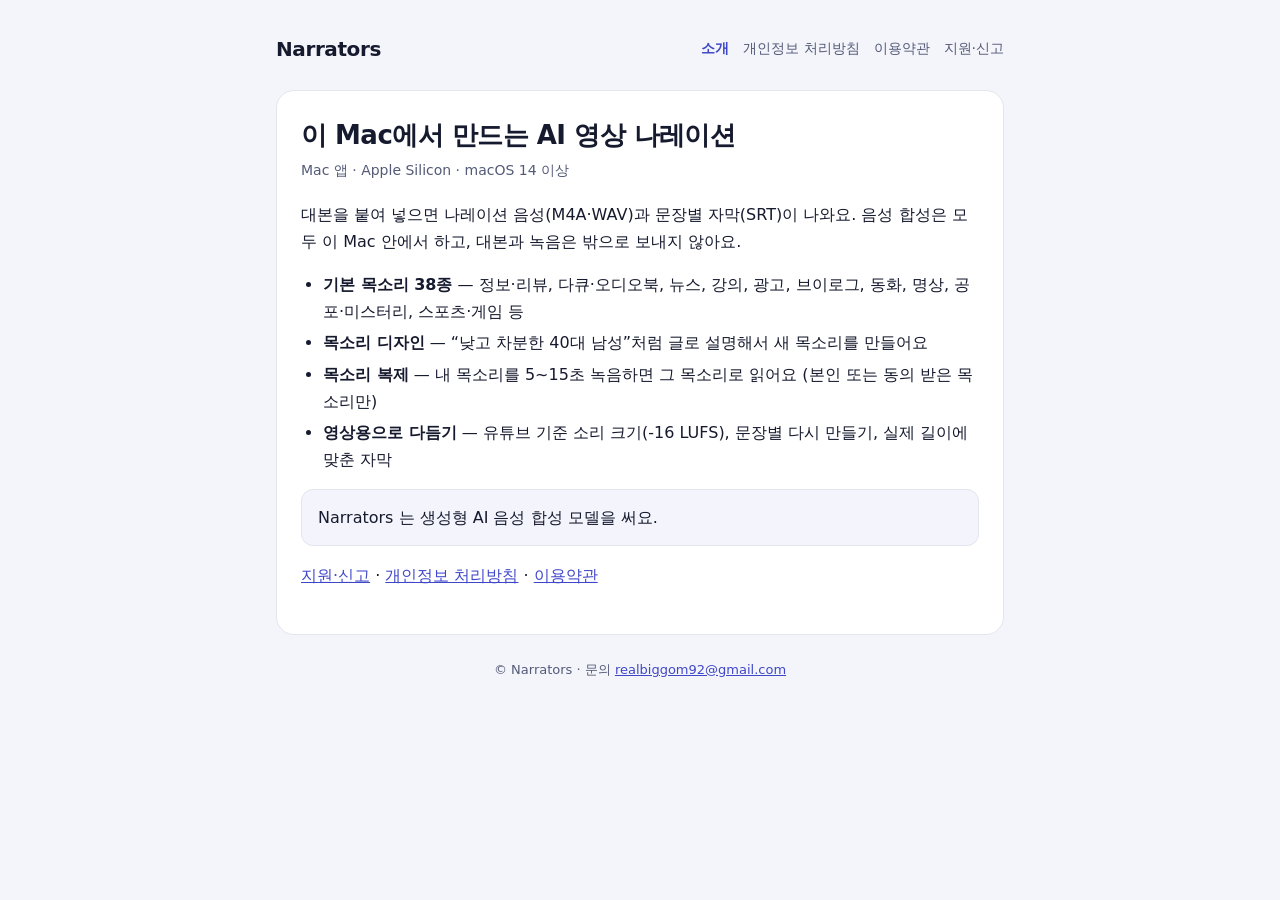
<file: index.html>
<!doctype html>
<html lang="ko">
<head>
<meta charset="utf-8">
<meta name="viewport" content="width=device-width, initial-scale=1">
<title>Narrators — 이 Mac에서 만드는 AI 영상 나레이션</title>
<meta name="description" content="대본을 넣으면 이 Mac 안에서 AI 나레이션 음성(M4A·WAV)과 자막(SRT)을 만들어요.">
<link rel="stylesheet" href="style.css">
</head>
<body><div class="wrap">
<header><a class="brand" href="index.html">Narrators</a>
  <nav><a href="index.html" aria-current="page">소개</a><a href="privacy.html">개인정보 처리방침</a><a href="terms.html">이용약관</a><a href="support.html">지원·신고</a></nav></header>
<main>
<h1>이 Mac에서 만드는 AI 영상 나레이션</h1>
<p class="meta">Mac 앱 · Apple Silicon · macOS 14 이상</p>
<p>대본을 붙여 넣으면 나레이션 음성(M4A·WAV)과 문장별 자막(SRT)이 나와요. 음성 합성은 모두 이 Mac 안에서 하고,
대본과 녹음은 밖으로 보내지 않아요.</p>
<ul>
  <li><b>기본 목소리 38종</b> — 정보·리뷰, 다큐·오디오북, 뉴스, 강의, 광고, 브이로그, 동화, 명상, 공포·미스터리, 스포츠·게임 등</li>
  <li><b>목소리 디자인</b> — “낮고 차분한 40대 남성”처럼 글로 설명해서 새 목소리를 만들어요</li>
  <li><b>목소리 복제</b> — 내 목소리를 5~15초 녹음하면 그 목소리로 읽어요 (본인 또는 동의 받은 목소리만)</li>
  <li><b>영상용으로 다듬기</b> — 유튜브 기준 소리 크기(-16 LUFS), 문장별 다시 만들기, 실제 길이에 맞춘 자막</li>
</ul>
<div class="box">Narrators 는 생성형 AI 음성 합성 모델을 써요.</div>
<p><a href="support.html">지원·신고</a> · <a href="privacy.html">개인정보 처리방침</a> · <a href="terms.html">이용약관</a></p>
</main>
<footer>© Narrators · 문의 <a href="mailto:realbiggom92@gmail.com">realbiggom92@gmail.com</a></footer>
</div></body>
</html>
</file>
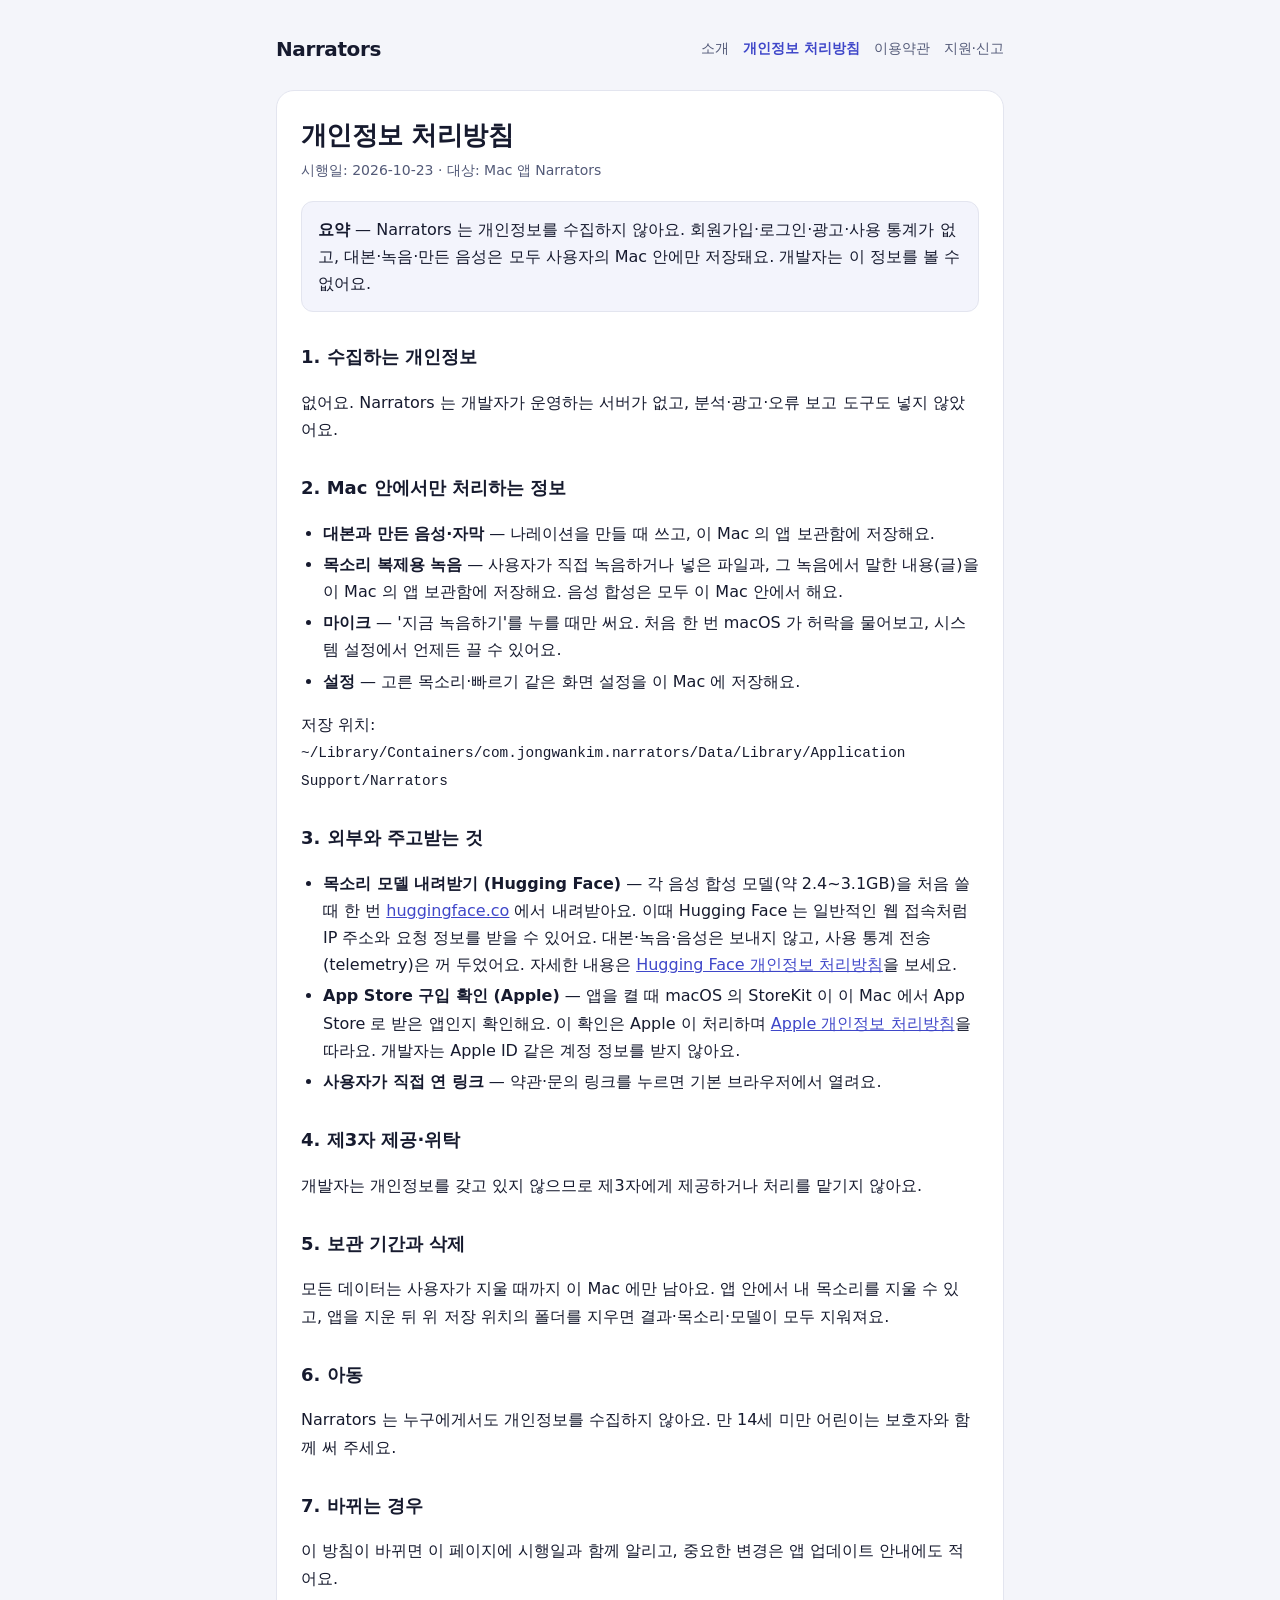
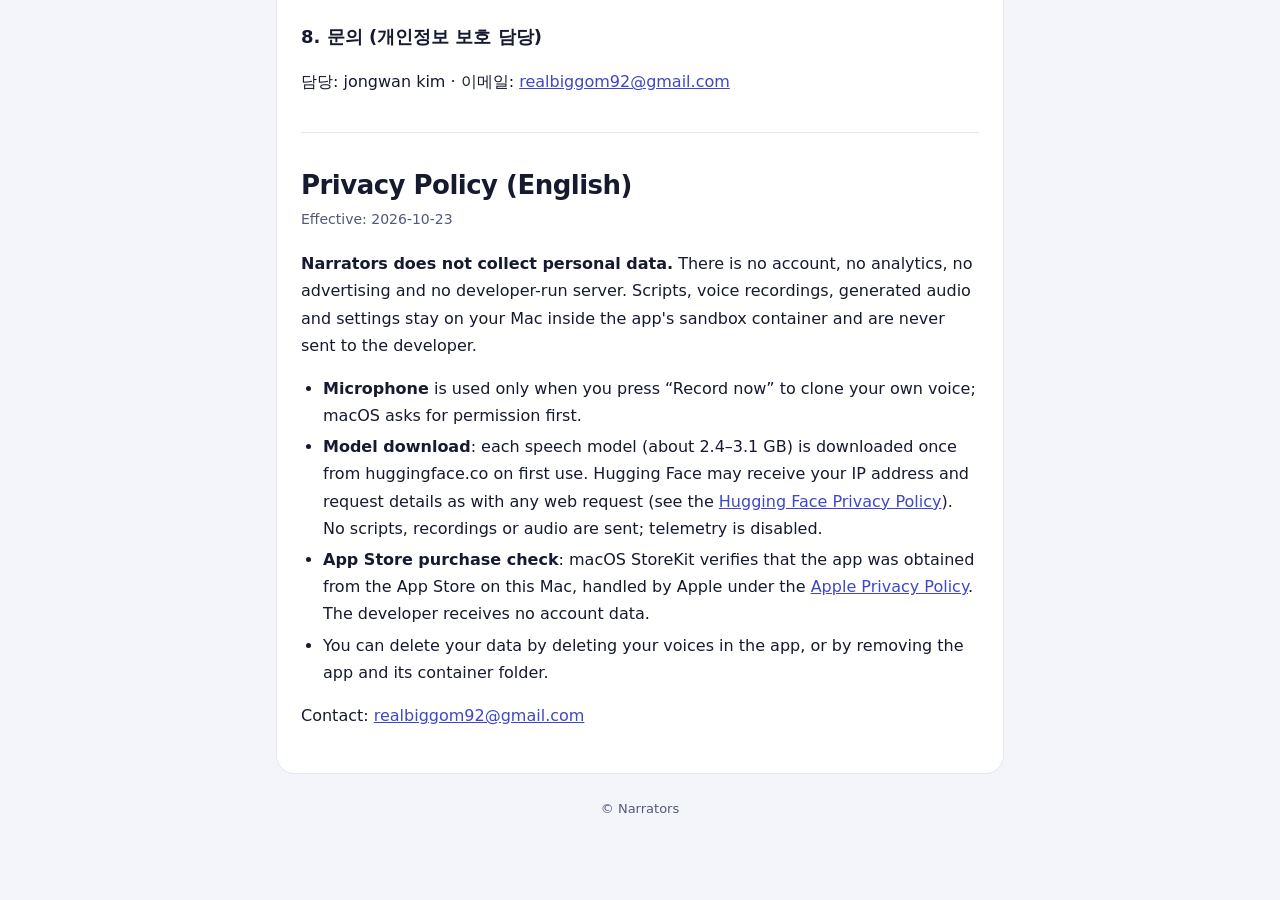
<file: privacy.html>
<!doctype html>
<html lang="ko">
<head>
<meta charset="utf-8">
<meta name="viewport" content="width=device-width, initial-scale=1">
<title>개인정보 처리방침 · Narrators</title>
<link rel="stylesheet" href="style.css">
</head>
<body><div class="wrap">
<header><a class="brand" href="index.html">Narrators</a>
  <nav><a href="index.html">소개</a><a href="privacy.html" aria-current="page">개인정보 처리방침</a><a href="terms.html">이용약관</a><a href="support.html">지원·신고</a></nav></header>
<main>
<h1>개인정보 처리방침</h1>
<p class="meta">시행일: 2026-10-23 · 대상: Mac 앱 Narrators</p>

<div class="box"><b>요약</b> — Narrators 는 개인정보를 수집하지 않아요. 회원가입·로그인·광고·사용 통계가 없고,
대본·녹음·만든 음성은 모두 사용자의 Mac 안에만 저장돼요. 개발자는 이 정보를 볼 수 없어요.</div>

<h2>1. 수집하는 개인정보</h2>
<p>없어요. Narrators 는 개발자가 운영하는 서버가 없고, 분석·광고·오류 보고 도구도 넣지 않았어요.</p>

<h2>2. Mac 안에서만 처리하는 정보</h2>
<ul>
  <li><b>대본과 만든 음성·자막</b> — 나레이션을 만들 때 쓰고, 이 Mac 의 앱 보관함에 저장해요.</li>
  <li><b>목소리 복제용 녹음</b> — 사용자가 직접 녹음하거나 넣은 파일과, 그 녹음에서 말한 내용(글)을 이 Mac 의 앱 보관함에 저장해요.
    음성 합성은 모두 이 Mac 안에서 해요.</li>
  <li><b>마이크</b> — '지금 녹음하기'를 누를 때만 써요. 처음 한 번 macOS 가 허락을 물어보고, 시스템 설정에서 언제든 끌 수 있어요.</li>
  <li><b>설정</b> — 고른 목소리·빠르기 같은 화면 설정을 이 Mac 에 저장해요.</li>
</ul>
<p>저장 위치: <code>~/Library/Containers/com.jongwankim.narrators/Data/Library/Application Support/Narrators</code></p>

<h2>3. 외부와 주고받는 것</h2>
<ul>
  <li><b>목소리 모델 내려받기 (Hugging Face)</b> — 각 음성 합성 모델(약 2.4~3.1GB)을 처음 쓸 때 한 번
    <a href="https://huggingface.co">huggingface.co</a> 에서 내려받아요. 이때 Hugging Face 는 일반적인 웹 접속처럼
    IP 주소와 요청 정보를 받을 수 있어요. 대본·녹음·음성은 보내지 않고, 사용 통계 전송(telemetry)은 꺼 두었어요.
    자세한 내용은 <a href="https://huggingface.co/privacy">Hugging Face 개인정보 처리방침</a>을 보세요.</li>
  <li><b>App Store 구입 확인 (Apple)</b> — 앱을 켤 때 macOS 의 StoreKit 이 이 Mac 에서 App Store 로 받은 앱인지 확인해요.
    이 확인은 Apple 이 처리하며 <a href="https://www.apple.com/legal/privacy/">Apple 개인정보 처리방침</a>을 따라요.
    개발자는 Apple ID 같은 계정 정보를 받지 않아요.</li>
  <li><b>사용자가 직접 연 링크</b> — 약관·문의 링크를 누르면 기본 브라우저에서 열려요.</li>
</ul>

<h2>4. 제3자 제공·위탁</h2>
<p>개발자는 개인정보를 갖고 있지 않으므로 제3자에게 제공하거나 처리를 맡기지 않아요.</p>

<h2>5. 보관 기간과 삭제</h2>
<p>모든 데이터는 사용자가 지울 때까지 이 Mac 에만 남아요. 앱 안에서 내 목소리를 지울 수 있고, 앱을 지운 뒤 위 저장 위치의 폴더를
지우면 결과·목소리·모델이 모두 지워져요.</p>

<h2>6. 아동</h2>
<p>Narrators 는 누구에게서도 개인정보를 수집하지 않아요. 만 14세 미만 어린이는 보호자와 함께 써 주세요.</p>

<h2>7. 바뀌는 경우</h2>
<p>이 방침이 바뀌면 이 페이지에 시행일과 함께 알리고, 중요한 변경은 앱 업데이트 안내에도 적어요.</p>

<h2>8. 문의 (개인정보 보호 담당)</h2>
<p>담당: jongwan kim · 이메일: <a href="mailto:realbiggom92@gmail.com">realbiggom92@gmail.com</a></p>

<hr>
<h1 lang="en">Privacy Policy (English)</h1>
<div lang="en">
<p class="meta">Effective: 2026-10-23</p>
<p><b>Narrators does not collect personal data.</b> There is no account, no analytics, no advertising and no developer-run server.
Scripts, voice recordings, generated audio and settings stay on your Mac inside the app's sandbox container
and are never sent to the developer.</p>
<ul>
  <li><b>Microphone</b> is used only when you press “Record now” to clone your own voice; macOS asks for permission first.</li>
  <li><b>Model download</b>: each speech model (about 2.4–3.1 GB) is downloaded once from huggingface.co on first use.
    Hugging Face may receive your IP address and request details as with any web request (see the
    <a href="https://huggingface.co/privacy">Hugging Face Privacy Policy</a>). No scripts, recordings or audio are sent; telemetry is disabled.</li>
  <li><b>App Store purchase check</b>: macOS StoreKit verifies that the app was obtained from the App Store on this Mac, handled by Apple
    under the <a href="https://www.apple.com/legal/privacy/">Apple Privacy Policy</a>. The developer receives no account data.</li>
  <li>You can delete your data by deleting your voices in the app, or by removing the app and its container folder.</li>
</ul>
<p>Contact: <a href="mailto:realbiggom92@gmail.com">realbiggom92@gmail.com</a></p>
</div>
</main>
<footer>© Narrators</footer>
</div></body>
</html>
</file>
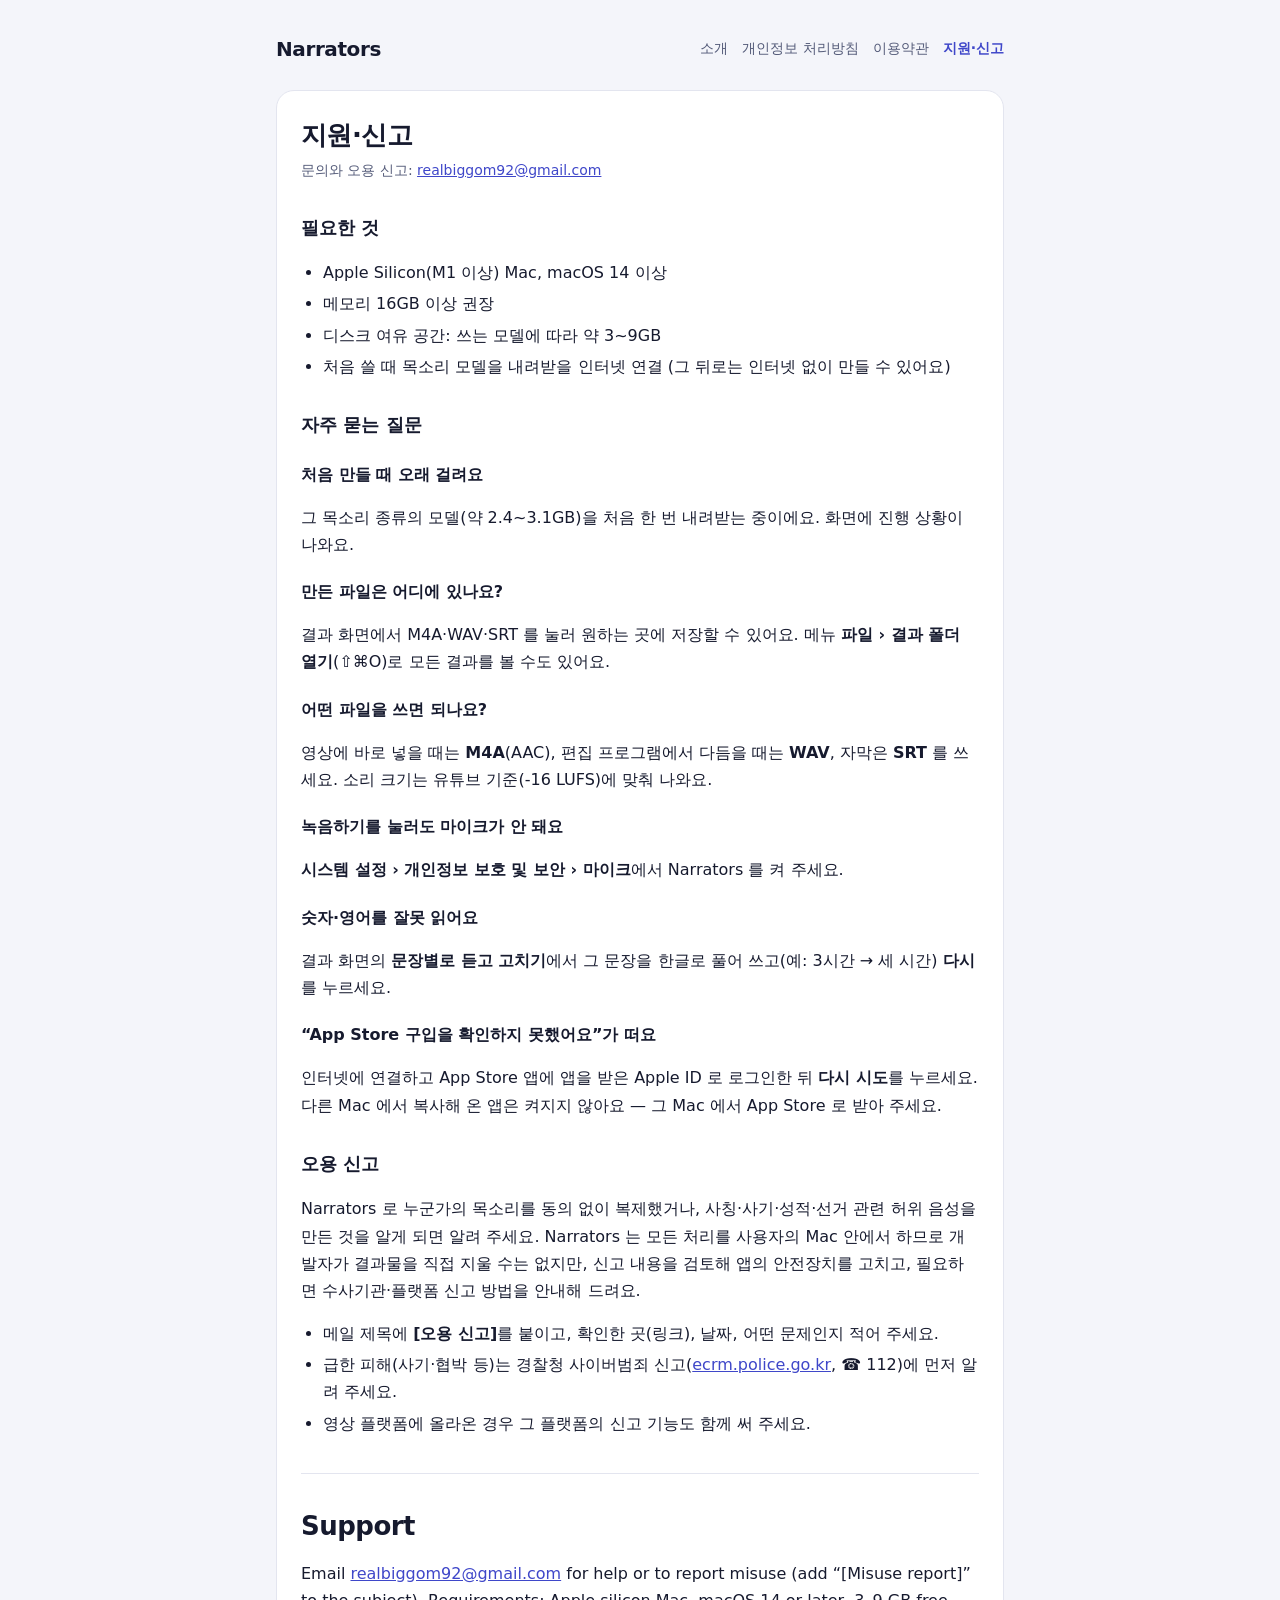
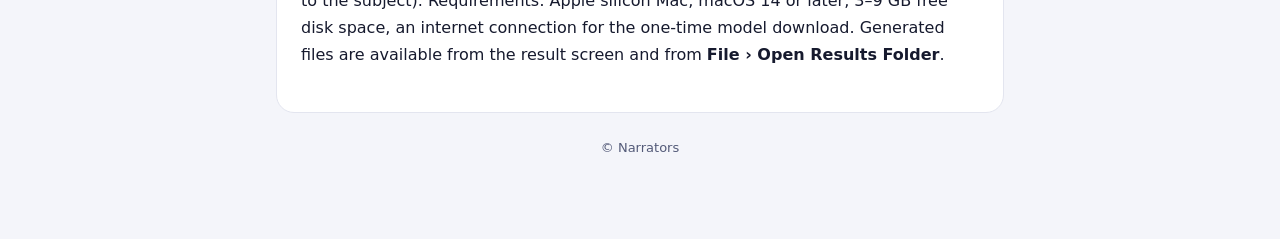
<file: support.html>
<!doctype html>
<html lang="ko">
<head>
<meta charset="utf-8">
<meta name="viewport" content="width=device-width, initial-scale=1">
<title>지원·신고 · Narrators</title>
<link rel="stylesheet" href="style.css">
</head>
<body><div class="wrap">
<header><a class="brand" href="index.html">Narrators</a>
  <nav><a href="index.html">소개</a><a href="privacy.html">개인정보 처리방침</a><a href="terms.html">이용약관</a><a href="support.html" aria-current="page">지원·신고</a></nav></header>
<main>
<h1>지원·신고</h1>
<p class="meta">문의와 오용 신고: <a href="mailto:realbiggom92@gmail.com">realbiggom92@gmail.com</a></p>

<h2>필요한 것</h2>
<ul>
  <li>Apple Silicon(M1 이상) Mac, macOS 14 이상</li>
  <li>메모리 16GB 이상 권장</li>
  <li>디스크 여유 공간: 쓰는 모델에 따라 약 3~9GB</li>
  <li>처음 쓸 때 목소리 모델을 내려받을 인터넷 연결 (그 뒤로는 인터넷 없이 만들 수 있어요)</li>
</ul>

<h2>자주 묻는 질문</h2>
<h3>처음 만들 때 오래 걸려요</h3>
<p>그 목소리 종류의 모델(약 2.4~3.1GB)을 처음 한 번 내려받는 중이에요. 화면에 진행 상황이 나와요.</p>
<h3>만든 파일은 어디에 있나요?</h3>
<p>결과 화면에서 M4A·WAV·SRT 를 눌러 원하는 곳에 저장할 수 있어요. 메뉴 <b>파일 › 결과 폴더 열기</b>(⇧⌘O)로 모든 결과를 볼 수도 있어요.</p>
<h3>어떤 파일을 쓰면 되나요?</h3>
<p>영상에 바로 넣을 때는 <b>M4A</b>(AAC), 편집 프로그램에서 다듬을 때는 <b>WAV</b>, 자막은 <b>SRT</b> 를 쓰세요.
소리 크기는 유튜브 기준(-16 LUFS)에 맞춰 나와요.</p>
<h3>녹음하기를 눌러도 마이크가 안 돼요</h3>
<p><b>시스템 설정 › 개인정보 보호 및 보안 › 마이크</b>에서 Narrators 를 켜 주세요.</p>
<h3>숫자·영어를 잘못 읽어요</h3>
<p>결과 화면의 <b>문장별로 듣고 고치기</b>에서 그 문장을 한글로 풀어 쓰고(예: 3시간 → 세 시간) <b>다시</b>를 누르세요.</p>
<h3>“App Store 구입을 확인하지 못했어요”가 떠요</h3>
<p>인터넷에 연결하고 App Store 앱에 앱을 받은 Apple ID 로 로그인한 뒤 <b>다시 시도</b>를 누르세요.
다른 Mac 에서 복사해 온 앱은 켜지지 않아요 — 그 Mac 에서 App Store 로 받아 주세요.</p>

<h2>오용 신고</h2>
<p>Narrators 로 누군가의 목소리를 동의 없이 복제했거나, 사칭·사기·성적·선거 관련 허위 음성을 만든 것을 알게 되면 알려 주세요.
Narrators 는 모든 처리를 사용자의 Mac 안에서 하므로 개발자가 결과물을 직접 지울 수는 없지만, 신고 내용을 검토해
앱의 안전장치를 고치고, 필요하면 수사기관·플랫폼 신고 방법을 안내해 드려요.</p>
<ul>
  <li>메일 제목에 <b>[오용 신고]</b>를 붙이고, 확인한 곳(링크), 날짜, 어떤 문제인지 적어 주세요.</li>
  <li>급한 피해(사기·협박 등)는 경찰청 사이버범죄 신고(<a href="https://ecrm.police.go.kr">ecrm.police.go.kr</a>, ☎ 112)에 먼저 알려 주세요.</li>
  <li>영상 플랫폼에 올라온 경우 그 플랫폼의 신고 기능도 함께 써 주세요.</li>
</ul>

<hr>
<h1 lang="en">Support</h1>
<div lang="en">
<p>Email <a href="mailto:realbiggom92@gmail.com">realbiggom92@gmail.com</a> for help or to report misuse (add “[Misuse report]” to the subject).
Requirements: Apple silicon Mac, macOS 14 or later, 3–9 GB free disk space, an internet connection for the one-time model download.
Generated files are available from the result screen and from <b>File › Open Results Folder</b>.</p>
</div>
</main>
<footer>© Narrators</footer>
</div></body>
</html>
</file>
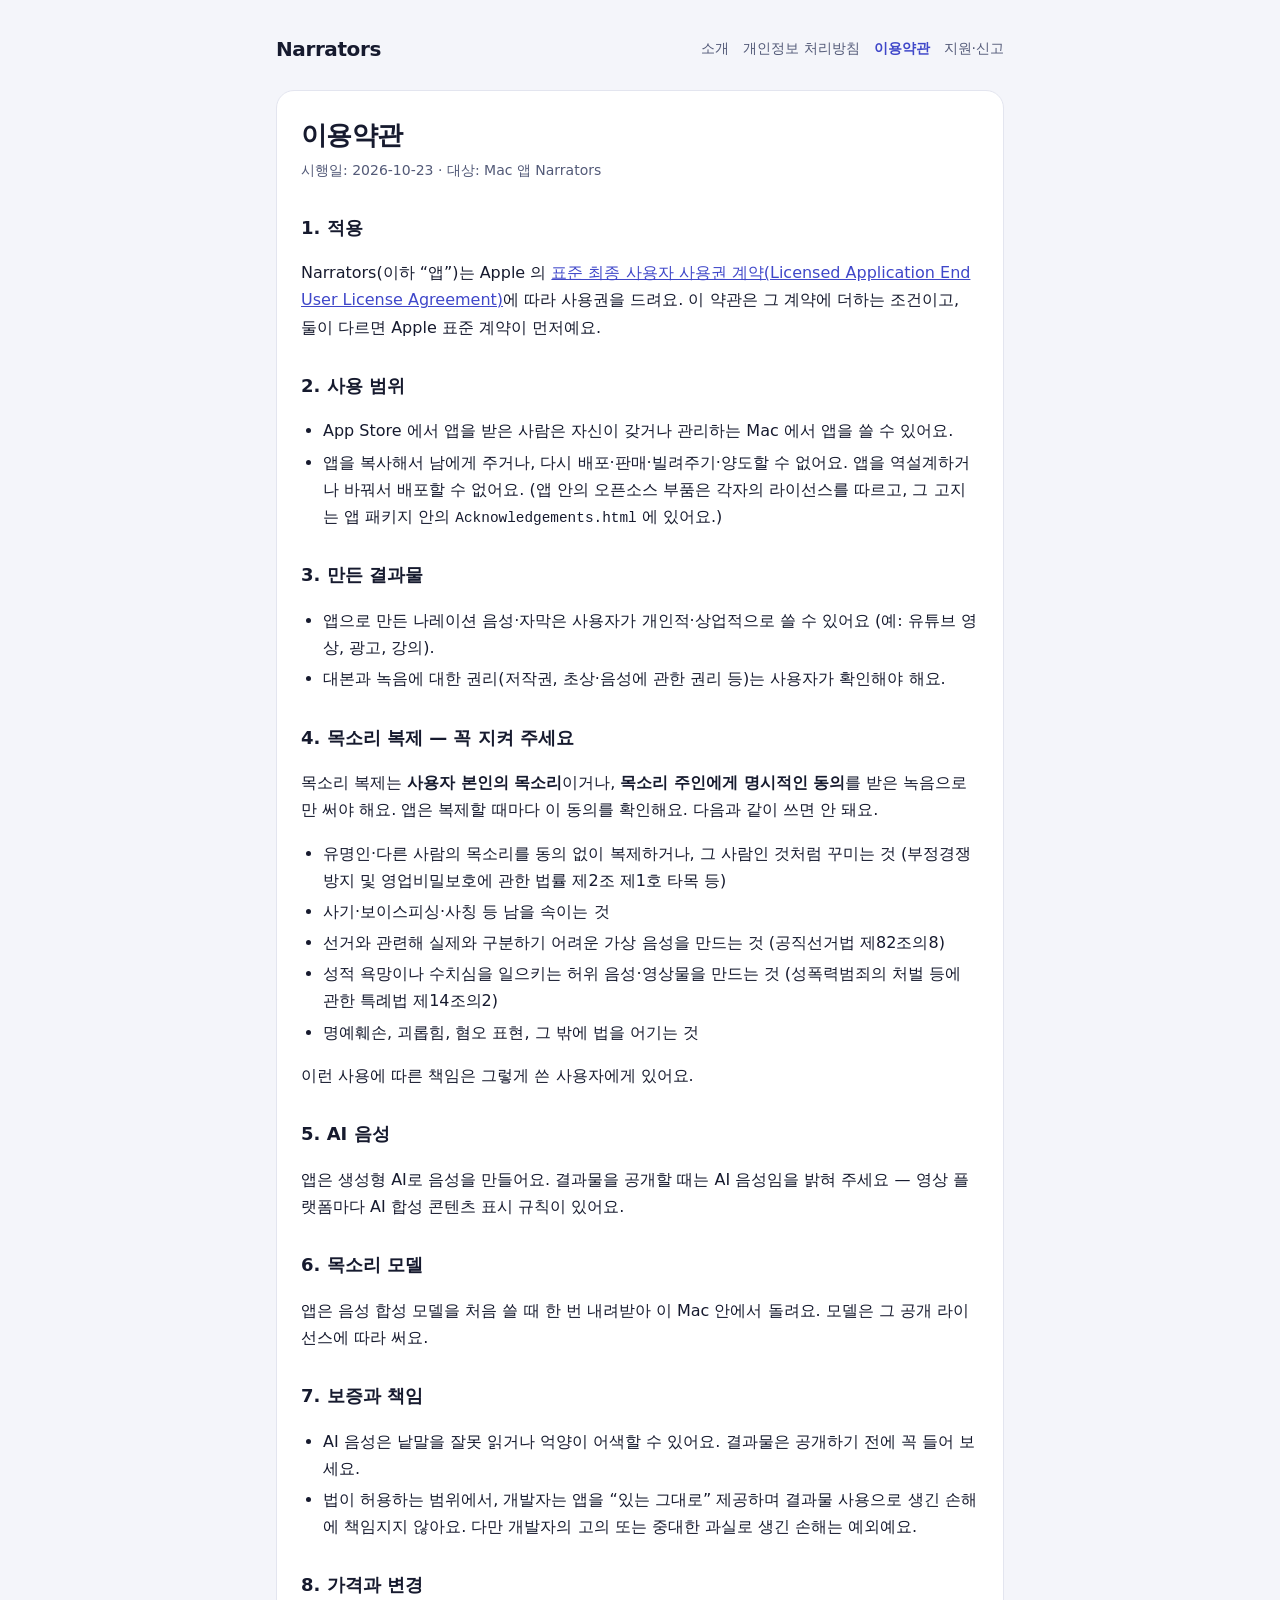
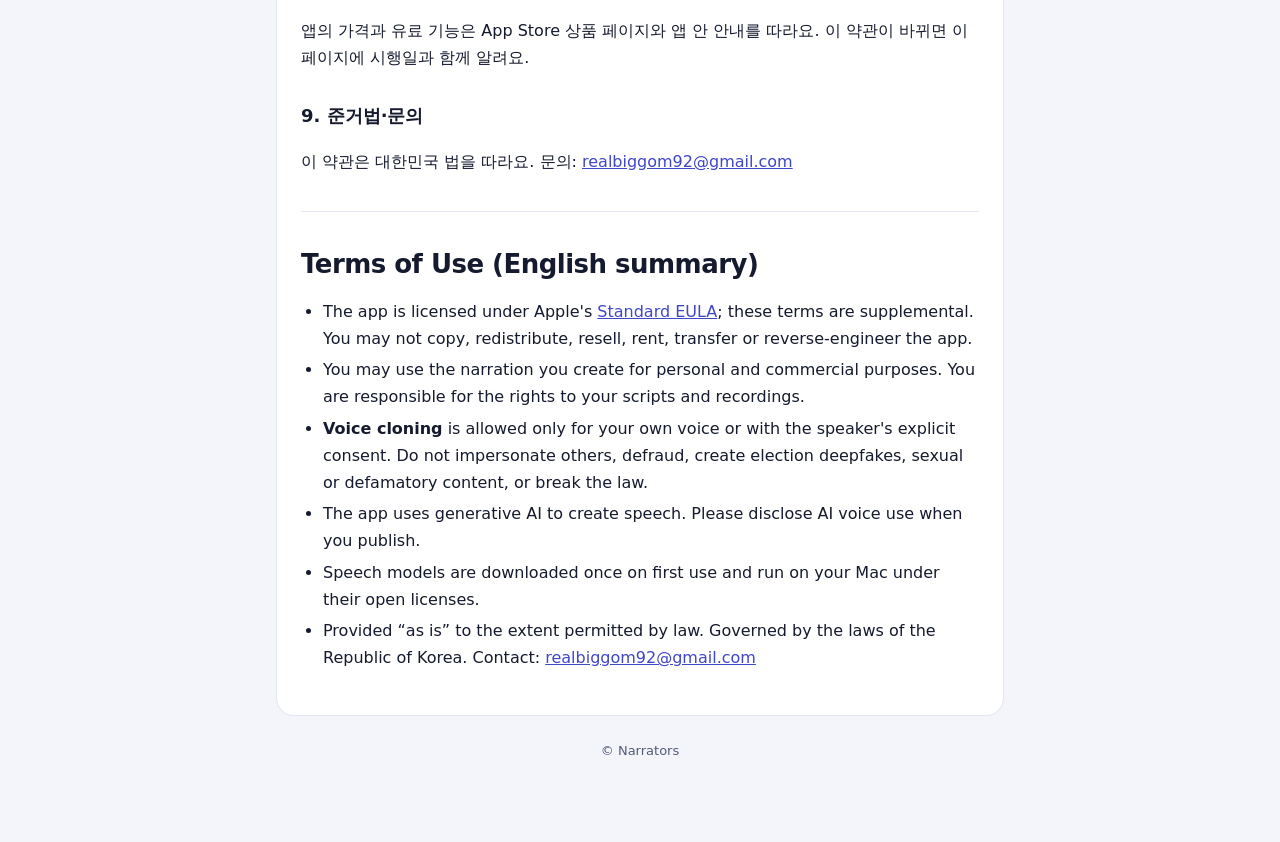
<file: terms.html>
<!doctype html>
<html lang="ko">
<head>
<meta charset="utf-8">
<meta name="viewport" content="width=device-width, initial-scale=1">
<title>이용약관 · Narrators</title>
<link rel="stylesheet" href="style.css">
</head>
<body><div class="wrap">
<header><a class="brand" href="index.html">Narrators</a>
  <nav><a href="index.html">소개</a><a href="privacy.html">개인정보 처리방침</a><a href="terms.html" aria-current="page">이용약관</a><a href="support.html">지원·신고</a></nav></header>
<main>
<h1>이용약관</h1>
<p class="meta">시행일: 2026-10-23 · 대상: Mac 앱 Narrators</p>

<h2>1. 적용</h2>
<p>Narrators(이하 “앱”)는 Apple 의 <a href="https://www.apple.com/legal/internet-services/itunes/dev/stdeula/">표준 최종 사용자 사용권 계약(Licensed Application End User License Agreement)</a>에 따라
사용권을 드려요. 이 약관은 그 계약에 더하는 조건이고, 둘이 다르면 Apple 표준 계약이 먼저예요.</p>

<h2>2. 사용 범위</h2>
<ul>
  <li>App Store 에서 앱을 받은 사람은 자신이 갖거나 관리하는 Mac 에서 앱을 쓸 수 있어요.</li>
  <li>앱을 복사해서 남에게 주거나, 다시 배포·판매·빌려주기·양도할 수 없어요. 앱을 역설계하거나 바꿔서 배포할 수 없어요.
    (앱 안의 오픈소스 부품은 각자의 라이선스를 따르고, 그 고지는 앱 패키지 안의 <code>Acknowledgements.html</code> 에 있어요.)</li>
</ul>

<h2>3. 만든 결과물</h2>
<ul>
  <li>앱으로 만든 나레이션 음성·자막은 사용자가 개인적·상업적으로 쓸 수 있어요 (예: 유튜브 영상, 광고, 강의).</li>
  <li>대본과 녹음에 대한 권리(저작권, 초상·음성에 관한 권리 등)는 사용자가 확인해야 해요.</li>
</ul>

<h2>4. 목소리 복제 — 꼭 지켜 주세요</h2>
<p>목소리 복제는 <b>사용자 본인의 목소리</b>이거나, <b>목소리 주인에게 명시적인 동의</b>를 받은 녹음으로만 써야 해요.
앱은 복제할 때마다 이 동의를 확인해요. 다음과 같이 쓰면 안 돼요.</p>
<ul>
  <li>유명인·다른 사람의 목소리를 동의 없이 복제하거나, 그 사람인 것처럼 꾸미는 것
    (부정경쟁방지 및 영업비밀보호에 관한 법률 제2조 제1호 타목 등)</li>
  <li>사기·보이스피싱·사칭 등 남을 속이는 것</li>
  <li>선거와 관련해 실제와 구분하기 어려운 가상 음성을 만드는 것 (공직선거법 제82조의8)</li>
  <li>성적 욕망이나 수치심을 일으키는 허위 음성·영상물을 만드는 것 (성폭력범죄의 처벌 등에 관한 특례법 제14조의2)</li>
  <li>명예훼손, 괴롭힘, 혐오 표현, 그 밖에 법을 어기는 것</li>
</ul>
<p>이런 사용에 따른 책임은 그렇게 쓴 사용자에게 있어요.</p>

<h2>5. AI 음성</h2>
<p>앱은 생성형 AI로 음성을 만들어요. 결과물을 공개할 때는 AI 음성임을 밝혀 주세요 —
영상 플랫폼마다 AI 합성 콘텐츠 표시 규칙이 있어요.</p>

<h2>6. 목소리 모델</h2>
<p>앱은 음성 합성 모델을 처음 쓸 때 한 번 내려받아 이 Mac 안에서 돌려요. 모델은 그 공개 라이선스에 따라 써요.</p>

<h2>7. 보증과 책임</h2>
<ul>
  <li>AI 음성은 낱말을 잘못 읽거나 억양이 어색할 수 있어요. 결과물은 공개하기 전에 꼭 들어 보세요.</li>
  <li>법이 허용하는 범위에서, 개발자는 앱을 “있는 그대로” 제공하며 결과물 사용으로 생긴 손해에 책임지지 않아요.
    다만 개발자의 고의 또는 중대한 과실로 생긴 손해는 예외예요.</li>
</ul>

<h2>8. 가격과 변경</h2>
<p>앱의 가격과 유료 기능은 App Store 상품 페이지와 앱 안 안내를 따라요. 이 약관이 바뀌면 이 페이지에 시행일과 함께 알려요.</p>

<h2>9. 준거법·문의</h2>
<p>이 약관은 대한민국 법을 따라요. 문의: <a href="mailto:realbiggom92@gmail.com">realbiggom92@gmail.com</a></p>

<hr>
<h1 lang="en">Terms of Use (English summary)</h1>
<div lang="en">
<ul>
  <li>The app is licensed under Apple's <a href="https://www.apple.com/legal/internet-services/itunes/dev/stdeula/">Standard EULA</a>; these terms are supplemental.
    You may not copy, redistribute, resell, rent, transfer or reverse-engineer the app.</li>
  <li>You may use the narration you create for personal and commercial purposes. You are responsible for the rights to your scripts and recordings.</li>
  <li><b>Voice cloning</b> is allowed only for your own voice or with the speaker's explicit consent. Do not impersonate others, defraud,
    create election deepfakes, sexual or defamatory content, or break the law.</li>
  <li>The app uses generative AI to create speech. Please disclose AI voice use when you publish.</li>
  <li>Speech models are downloaded once on first use and run on your Mac under their open licenses.</li>
  <li>Provided “as is” to the extent permitted by law. Governed by the laws of the Republic of Korea.
    Contact: <a href="mailto:realbiggom92@gmail.com">realbiggom92@gmail.com</a></li>
</ul>
</div>
</main>
<footer>© Narrators</footer>
</div></body>
</html>
</file>
<file: style.css>
:root { --bg: #f4f5fa; --card: #ffffff; --ink: #161a2e; --muted: #535a78; --accent: #3f47c9; --line: #e3e5ef; color-scheme: light; }
@media (prefers-color-scheme: dark) { :root { --bg: #0d1020; --card: #161a2e; --ink: #eef0fa; --muted: #a4aac6; --accent: #9ea6ff; --line: #262b45; color-scheme: dark; } }
* { box-sizing: border-box; }
body { margin: 0; background: var(--bg); color: var(--ink); font: 16px/1.7 "Apple SD Gothic Neo", Pretendard, system-ui, -apple-system, sans-serif; }
.wrap { max-width: 760px; margin: 0 auto; padding: 32px 16px 80px; }
header { display: flex; align-items: center; justify-content: space-between; gap: 12px; flex-wrap: wrap; margin-bottom: 24px; }
header a.brand { font-weight: 800; font-size: 20px; color: var(--ink); text-decoration: none; letter-spacing: -0.02em; }
nav { display: flex; gap: 14px; flex-wrap: wrap; font-size: 14px; }
nav a { color: var(--muted); text-decoration: none; } nav a[aria-current] { color: var(--accent); font-weight: 700; }
main { background: var(--card); border: 1px solid var(--line); border-radius: 18px; padding: 28px 24px; }
h1 { font-size: 26px; letter-spacing: -0.02em; margin: 0 0 6px; line-height: 1.3; }
h2 { font-size: 18px; margin: 30px 0 8px; } h3 { font-size: 16px; margin: 20px 0 6px; }
p, li { color: var(--ink); } .meta { color: var(--muted); font-size: 14px; margin: 0 0 18px; }
a { color: var(--accent); overflow-wrap: anywhere; }
ul, ol { padding-left: 22px; } li { margin: 4px 0; }
.box { border: 1px solid var(--line); border-radius: 12px; padding: 14px 16px; margin: 14px 0; background: color-mix(in srgb, var(--accent) 6%, transparent); }
hr { border: 0; border-top: 1px solid var(--line); margin: 36px 0; }
footer { color: var(--muted); font-size: 13px; text-align: center; margin-top: 24px; }
code { font-family: ui-monospace, "SF Mono", Menlo, monospace; font-size: 0.9em; overflow-wrap: anywhere; }
</file>
